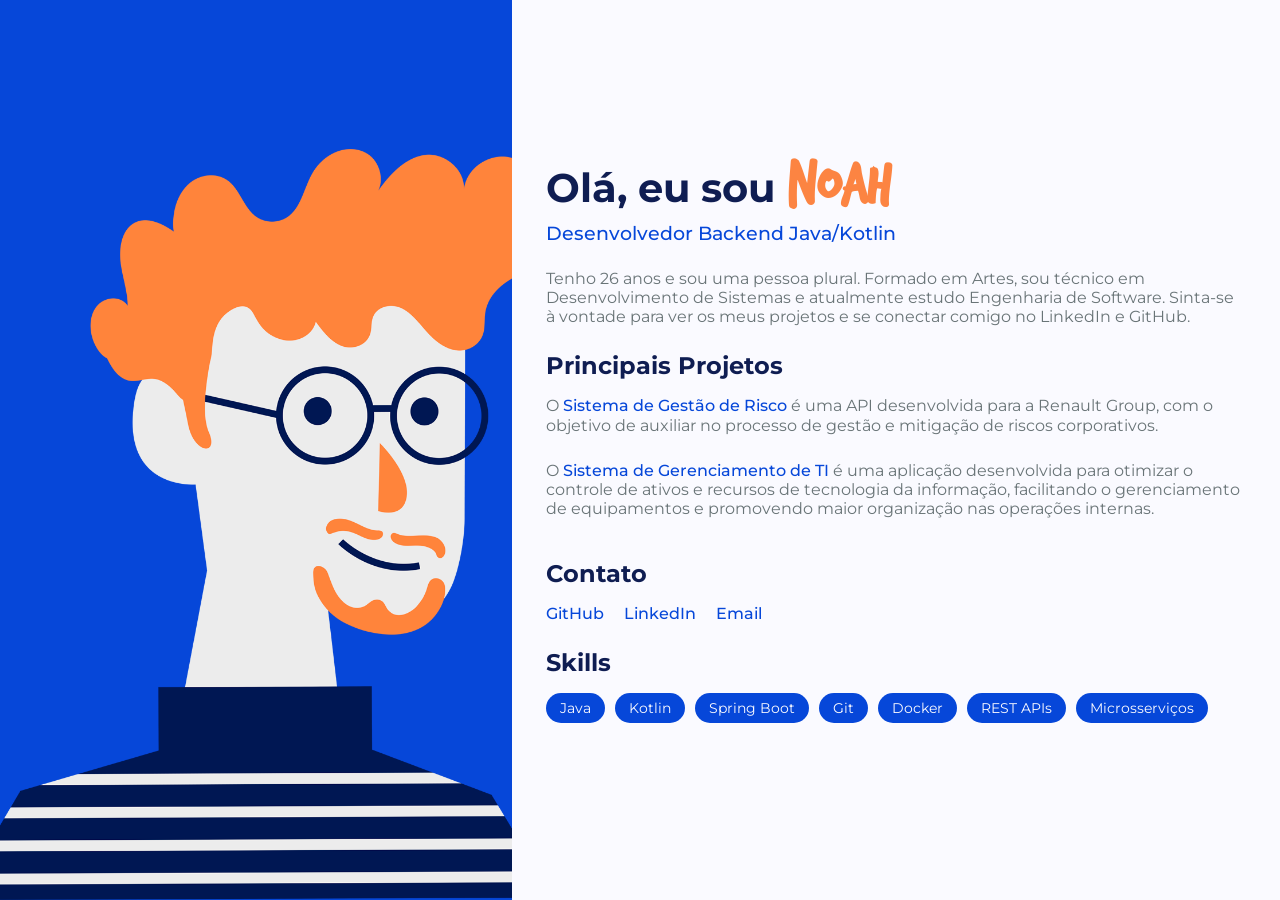
<file: index.html>
<!DOCTYPE html>
<html lang="pt-BR">

<head>
    <meta charset="UTF-8">
    <meta name="viewport" content="width=device-width, initial-scale=1.0">
    <title>Noah Barros Urban</title>
    <link rel="stylesheet" href="style.css">
</head>

<body>
    <main>
        <div class="container">
            <div class="lado-esquerdo">
                <img src="images/perfil.png" alt="Perfil" class="imagem-perfil">
            </div>
            <div class="lado-direito">
                <div class="conteudo">
                    <h1>Olá, eu sou <strong class="nome">Noah</strong></h1>
                    <h2>Desenvolvedor Backend Java/Kotlin</h2>
                    <p class="paragrafo">
                        Tenho 26 anos e sou uma pessoa plural. Formado em Artes, sou técnico em Desenvolvimento de
                        Sistemas e atualmente estudo Engenharia de Software. Sinta-se à vontade para ver os meus
                        projetos e se conectar comigo no LinkedIn e GitHub.
                    </p>

                    <h3>Principais Projetos</h3>
                    <section class="projetos">
                        <p class="paragrafo">O <a href="https://github.com/noahbarrosurban/Renault-Project.git" class="link">Sistema de Gestão de Risco</a> é uma API desenvolvida para a Renault Group, com o objetivo de auxiliar no processo de gestão e mitigação de riscos corporativos.</p>
                        <p class="paragrafo">O <a href="https://github.com/noahbarrosurban/Technical-Project" class="link">Sistema de Gerenciamento de TI</a> é uma aplicação desenvolvida para otimizar o controle de ativos e recursos de tecnologia da informação, facilitando o gerenciamento de equipamentos e promovendo maior organização nas operações internas.</p>                    
                    </section>

                    <h3>Contato</h3>
                    <section class="social">
                        <a href="https://github.com/noahbarrosurban" class="link">GitHub</a>
                        <a href="https://linkedin.com/in/noahbarrosurban" class="link">LinkedIn</a>
                        <a href="mailto:noahbarrosurban@gmail.com" class="link">Email</a>
                    </section>

                    <h3>Skills</h3>
                    <section class="skills">
                        <div class="skill-tag">Java</div>
                        <div class="skill-tag">Kotlin</div>
                        <div class="skill-tag">Spring Boot</div>
                        <div class="skill-tag">Git</div>
                        <div class="skill-tag">Docker</div>
                        <div class="skill-tag">REST APIs</div>
                        <div class="skill-tag">Microsserviços</div>
                    </section>
                </div>
            </div>
        </div>
    </main>

</body>

</html>
</file>
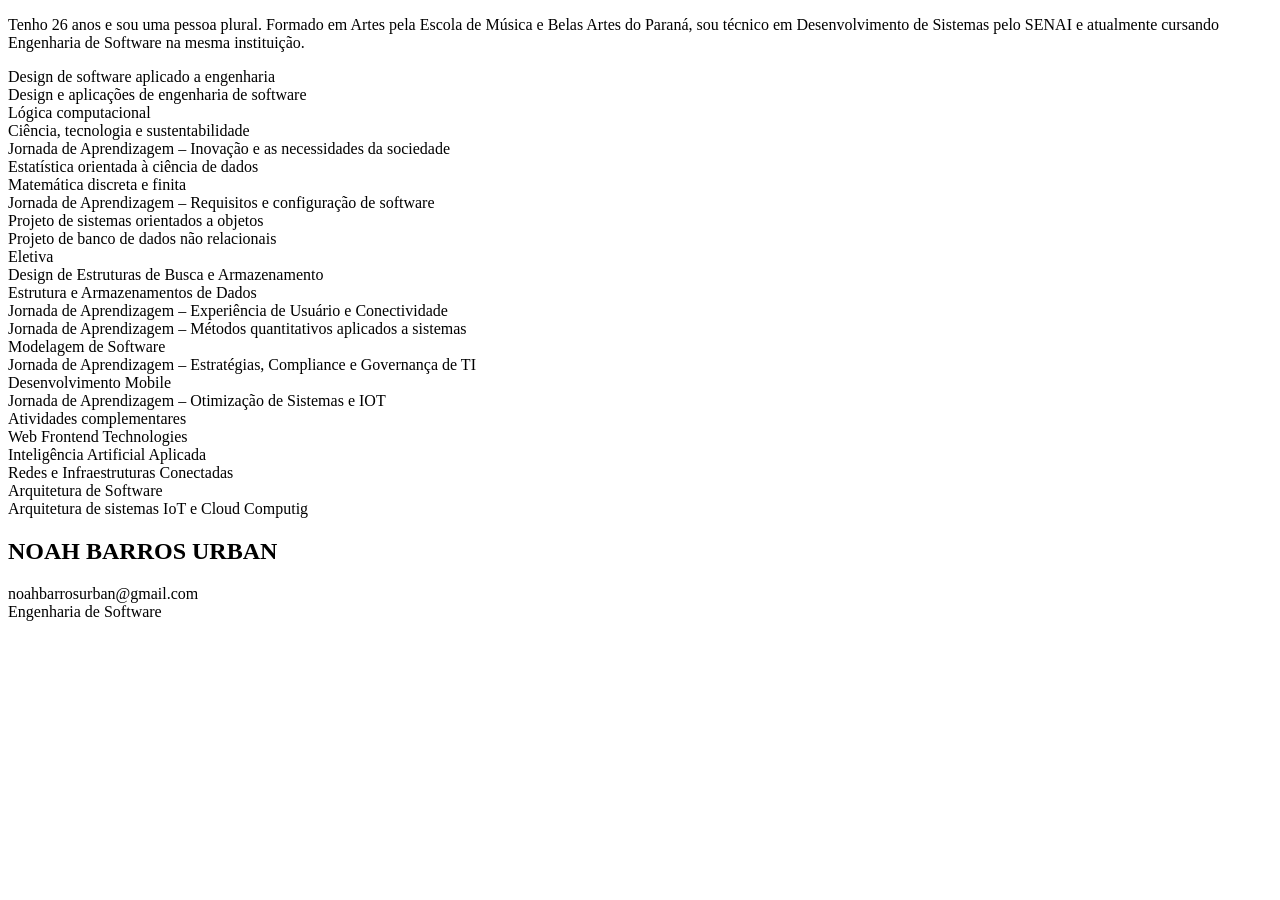
<file: Aula01.html>
<!DOCTYPE html>
<html lang="pt-br">

<head>
    <meta charset="UTF-8">
    <meta http-equiv="X-UA-Compatible" content="IE=edge">
    <meta name="viewport" content="width=device-width, initial-scale=1.0">
    <title>Noah Barros Urban</title>
</head>

<body>
    <header>

    </header>
    <main>
        <p>Tenho 26 anos e sou uma pessoa plural. Formado em Artes pela Escola de Música e Belas Artes do Paraná, sou
            técnico em Desenvolvimento de Sistemas pelo SENAI e atualmente cursando Engenharia de Software na mesma
            instituição. </p>
        <p>
            Design de software aplicado a engenharia <br>
            Design e aplicações de engenharia de software <br>
            Lógica computacional <br>
            Ciência, tecnologia e sustentabilidade <br>
            Jornada de Aprendizagem – Inovação e as necessidades da sociedade <br>
            Estatística orientada à ciência de dados <br>
            Matemática discreta e finita <br>
            Jornada de Aprendizagem – Requisitos e configuração de software <br>
            Projeto de sistemas orientados a objetos <br>
            Projeto de banco de dados não relacionais <br>
            Eletiva <br>
            Design de Estruturas de Busca e Armazenamento <br>
            Estrutura e Armazenamentos de Dados <br>
            Jornada de Aprendizagem – Experiência de Usuário e Conectividade <br>
            Jornada de Aprendizagem – Métodos quantitativos aplicados a sistemas <br>
            Modelagem de Software <br>
            Jornada de Aprendizagem – Estratégias, Compliance e Governança de TI <br>
            Desenvolvimento Mobile <br>
            Jornada de Aprendizagem – Otimização de Sistemas e IOT <br>
            Atividades complementares <br>
            Web Frontend Technologies <br>
            Inteligência Artificial Aplicada <br>
            Redes e Infraestruturas Conectadas <br>
            Arquitetura de Software <br>
            Arquitetura de sistemas IoT e Cloud Computig <br>
        </p>
    </main>
    <footer>
        <h2>NOAH BARROS URBAN</h2>
        <p>
            noahbarrosurban@gmail.com <br>
            Engenharia de Software
        </p>
    </footer>

</body>

</html>
</file>
<file: style.css>
@import url("https://fonts.googleapis.com/css2?family=Montserrat:wght@500;600;700&display=swap");
@font-face {
    font-family: 'TrashHand';
    src: url('fonts/TrashHand.TTF') format('truetype');
}

:root {
    --first-color: #0647d9;
    --white-color: #FAFAFF;
    --dark-color: #0f1d52;
    --text-color: #697477;
    --hover-color: #fc8442;
}

* {
    margin: 0;
    padding: 0;
    box-sizing: border-box;
}

body, html {
    height: 100%;
    overflow: hidden;
    font-family: 'Montserrat', sans-serif;
}

.container {
    display: flex;
    height: 100vh;
    width: 100%;
}

.lado-esquerdo {
    width: 40%;
    background-color: var(--first-color);
    display: flex;
    justify-content: center;
    align-items: flex-end;
}

.imagem-perfil {
    max-width: 600px;
    height: auto;
}

.lado-direito {
    width: 60%;
    background-color: var(--white-color);
    padding: 2rem;
    display: flex;
    flex-direction: column;
    justify-content: center;
}

.conteudo {
    max-width: 700px;
    margin: 0 auto;
}

h1 {
    color: var(--dark-color);
    font-size: 2.5rem;
}

h2 {
    color: var(--first-color);
    font-size: 1.2rem;
    margin-bottom: 1.5rem;
    font-weight: 500;
}

h3 {
    color: var(--dark-color);
    font-size: 1.52em;
    margin: 1.5rem 0 1rem 0;
}

.nome {
    color: var(--hover-color);
    font-size: 4rem;
    font-family: 'TrashHand', sans-serif;
}

.paragrafo {
    color: var(--text-color);
    line-height: 1.2;
    font-size: 1rem;
    margin-bottom: 1rem;
}

.link {
    color: var(--first-color);
    text-decoration: none;
    font-weight: 500;
    transition: color 0.3s ease;
}

.link:hover {
    color: var(--hover-color);
}

.projetos {
    display: flex;
    flex-direction: column;
    gap: 10px;
}

.social {
    display: flex;
    gap: 20px;
}

.skills {
    display: flex;
    flex-wrap: wrap;
    gap: 10px;
    margin-bottom: 1.5rem;
}

.skill-tag {
    background-color: var(--first-color);
    color: var(--white-color);
    padding: 6px 14px;
    border-radius: 20px;
    font-size: 0.9rem;
}
</file>
